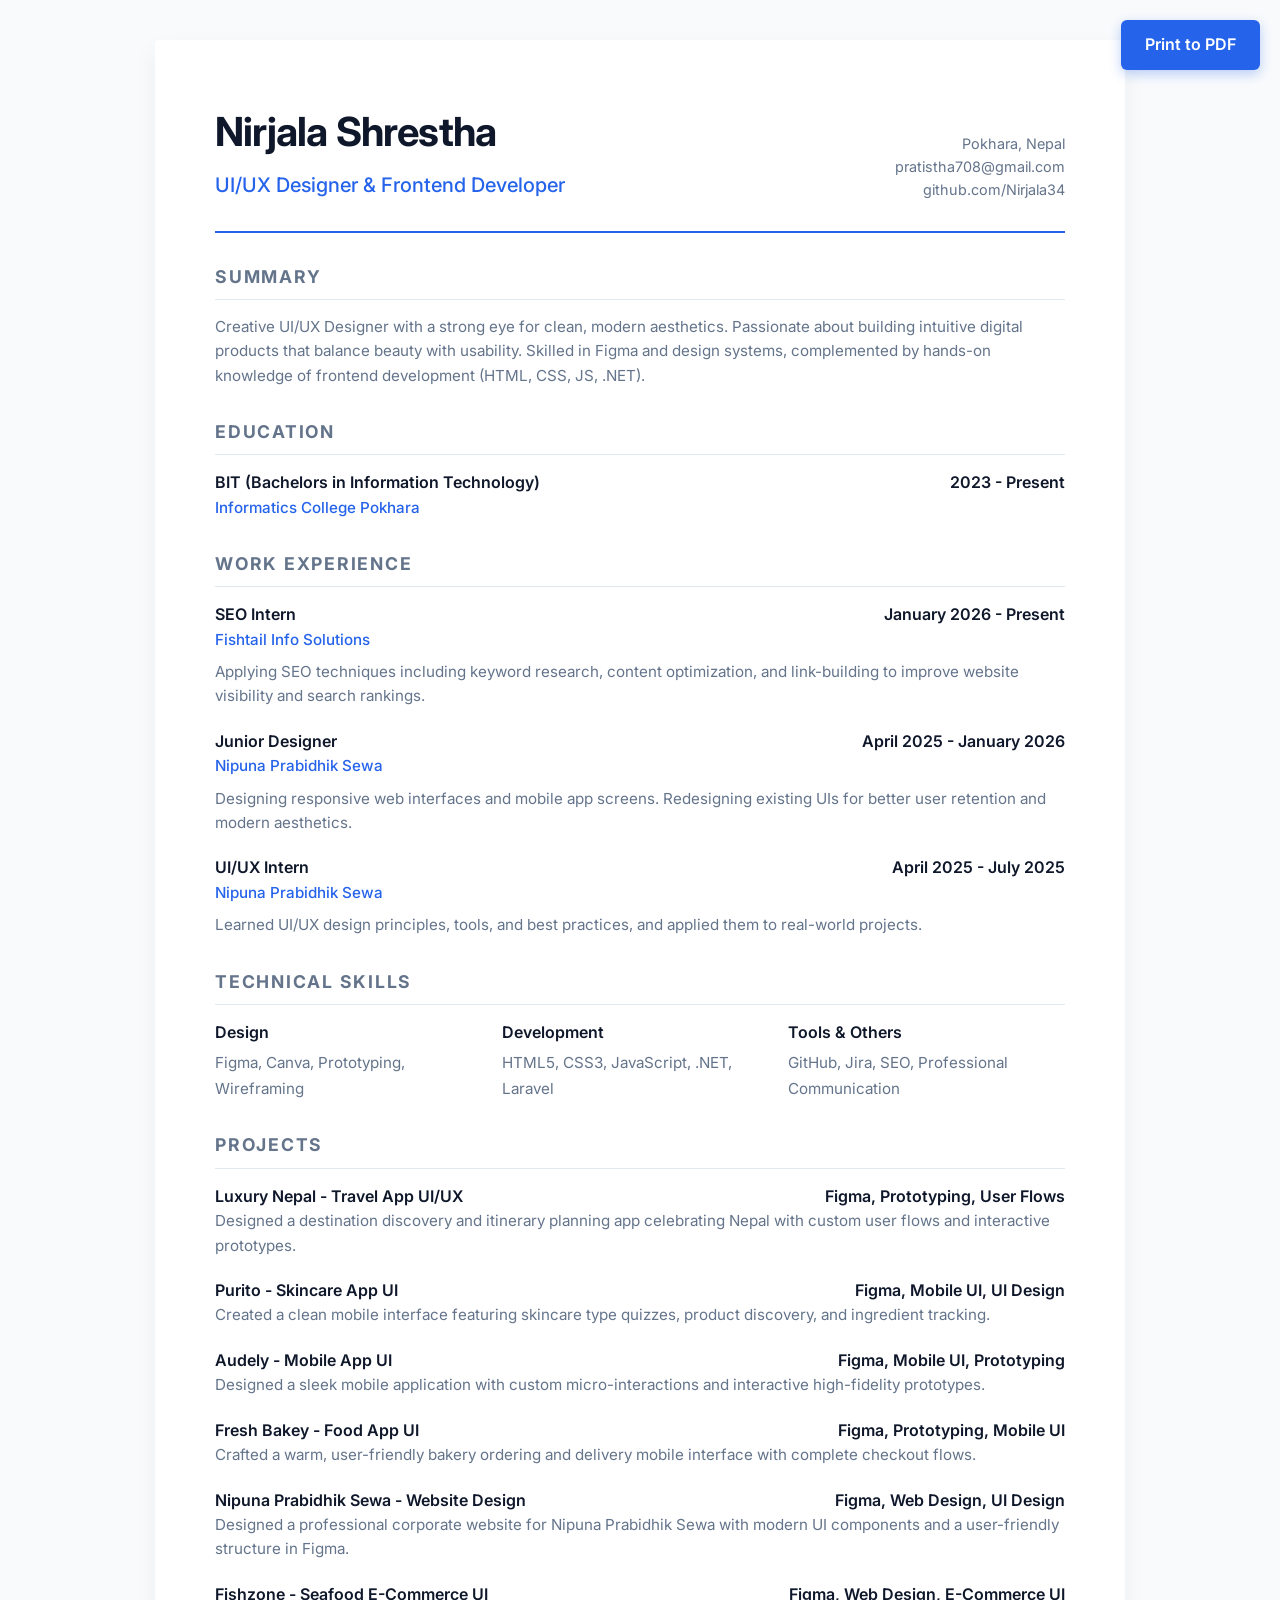
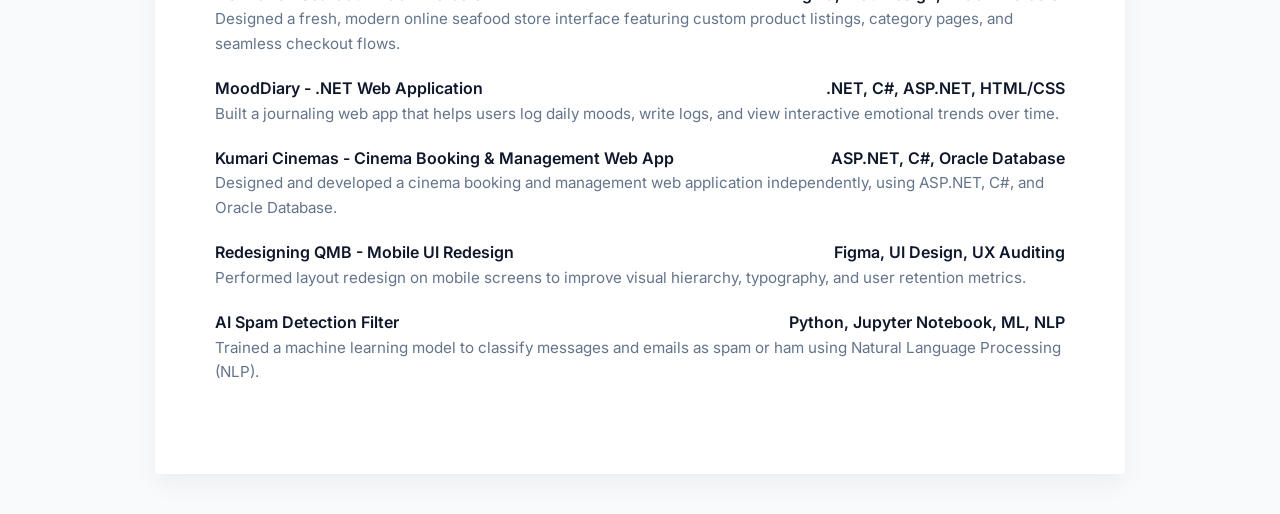
<file: CV.html>
<!DOCTYPE html>
<html lang="en">

<head>
    <meta charset="UTF-8">
    <meta name="viewport" content="width=device-width, initial-scale=1.0">
    <title>CV - Nirjala Shrestha</title>
    <link href="https://fonts.googleapis.com/css2?family=Inter:wght@300;400;500;600;700&display=swap" rel="stylesheet">
    <style>
        :root {
            --primary: #2563eb;
            --text-main: #1e293b;
            --text-light: #64748b;
            --bg: #ffffff;
            --border: #e2e8f0;
        }

        body {
            font-family: 'Inter', sans-serif;
            color: var(--text-main);
            background: #f8fafc;
            line-height: 1.6;
            margin: 0;
            padding: 40px 20px;
        }

        .cv-container {
            max-width: 850px;
            margin: 0 auto;
            background: white;
            padding: 60px;
            box-shadow: 0 10px 25px rgba(0, 0, 0, 0.05);
            border-radius: 4px;
        }

        header {
            border-bottom: 2px solid var(--primary);
            padding-bottom: 30px;
            margin-bottom: 30px;
            display: flex;
            justify-content: space-between;
            align-items: flex-end;
        }

        h1 {
            margin: 0;
            font-size: 2.5rem;
            font-weight: 700;
            color: #0f172a;
            letter-spacing: -0.02em;
        }

        .title {
            font-size: 1.25rem;
            color: var(--primary);
            font-weight: 500;
            margin-top: 5px;
        }

        .contact-info {
            text-align: right;
            font-size: 0.9rem;
            color: var(--text-light);
        }

        section {
            margin-bottom: 30px;
        }

        h2 {
            font-size: 1.1rem;
            text-transform: uppercase;
            letter-spacing: 0.1em;
            color: var(--text-light);
            border-bottom: 1px solid var(--border);
            padding-bottom: 8px;
            margin-bottom: 15px;
        }

        .item {
            margin-bottom: 20px;
            break-inside: avoid;
        }

        .item-header {
            display: flex;
            justify-content: space-between;
            font-weight: 600;
            color: #0f172a;
        }

        .item-sub {
            display: flex;
            justify-content: space-between;
            color: var(--primary);
            font-size: 0.95rem;
            font-weight: 500;
            margin-bottom: 8px;
        }

        .desc {
            color: var(--text-light);
            font-size: 0.95rem;
            margin: 0;
        }

        .skills-grid {
            display: grid;
            grid-template-columns: repeat(3, 1fr);
            gap: 10px;
        }

        .skill-cat {
            font-weight: 600;
            color: #0f172a;
            margin-bottom: 5px;
            display: block;
        }

        @page {
            size: A4;
            margin: 12mm;
        }

        @media print {
            body {
                padding: 0;
                margin: 0;
                background: white;
            }

            .cv-container {
                box-shadow: none;
                padding: 0;
                margin: 0;
                max-width: 100%;
                width: 100%;
            }

            .no-print {
                display: none !important;
            }
        }

        .no-print-btn {
            position: fixed;
            top: 20px;
            right: 20px;
            background: var(--primary);
            color: white;
            padding: 12px 24px;
            border-radius: 6px;
            text-decoration: none;
            font-weight: 600;
            box-shadow: 0 4px 12px rgba(37, 99, 235, 0.3);
        }
    </style>
</head>

<body>
    <a href="javascript:window.print()" class="no-print-btn no-print">Print to PDF</a>

    <div class="cv-container">
        <header>
            <div>
                <h1>Nirjala Shrestha</h1>
                <div class="title">UI/UX Designer & Frontend Developer</div>
            </div>
            <div class="contact-info">
                <div>Pokhara, Nepal</div>
                <div>pratistha708@gmail.com</div>
                <div>github.com/Nirjala34</div>
            </div>
        </header>

        <section>
            <h2>Summary</h2>
            <p class="desc">
                Creative UI/UX Designer with a strong eye for clean, modern aesthetics. Passionate about building
                intuitive digital products that balance beauty with usability. Skilled in Figma and design systems,
                complemented by hands-on knowledge of frontend development (HTML, CSS, JS, .NET).
            </p>
        </section>

        <section>
            <h2>Education</h2>
            <div class="item">
                <div class="item-header">
                    <span>BIT (Bachelors in Information Technology)</span>
                    <span>2023 - Present</span>
                </div>
                <div class="item-sub">Informatics College Pokhara</div>
            </div>
        </section>

        <section>
            <h2>Work Experience</h2>
            <div class="item">
                <div class="item-header">
                    <span>SEO Intern</span>
                    <span>January 2026 - Present</span>
                </div>
                <div class="item-sub">Fishtail Info Solutions</div>
                <p class="desc">Applying SEO techniques including keyword research, content optimization, and
                    link-building to improve website visibility and search rankings.</p>
            </div>
            <div class="item">
                <div class="item-header">
                    <span>Junior Designer</span>
                    <span>April 2025 - January 2026</span>
                </div>
                <div class="item-sub">Nipuna Prabidhik Sewa</div>
                <p class="desc">Designing responsive web interfaces and mobile app screens. Redesigning existing UIs for
                    better user retention and modern aesthetics.</p>
            </div>
            <div class="item">
                <div class="item-header">
                    <span>UI/UX Intern</span>
                    <span>April 2025 - July 2025</span>
                </div>
                <div class="item-sub">Nipuna Prabidhik Sewa</div>
                <p class="desc">Learned UI/UX design principles, tools, and best practices, and applied them to
                    real-world projects.</p>
            </div>
        </section>

        <section>
            <h2>Technical Skills</h2>
            <div class="skills-grid">
                <div>
                    <span class="skill-cat">Design</span>
                    <span class="desc">Figma, Canva, Prototyping, Wireframing</span>
                </div>
                <div>
                    <span class="skill-cat">Development</span>
                    <span class="desc">HTML5, CSS3, JavaScript, .NET, Laravel</span>
                </div>
                <div>
                    <span class="skill-cat">Tools & Others</span>
                    <span class="desc">GitHub, Jira, SEO, Professional Communication</span>
                </div>
            </div>
        </section>

        <section>
            <h2>Projects</h2>
            
            <div class="item">
                <div class="item-header">
                    <span>Luxury Nepal - Travel App UI/UX</span>
                    <span>Figma, Prototyping, User Flows</span>
                </div>
                <p class="desc">Designed a destination discovery and itinerary planning app celebrating Nepal with custom user flows and interactive prototypes.</p>
            </div>

            <div class="item">
                <div class="item-header">
                    <span>Purito - Skincare App UI</span>
                    <span>Figma, Mobile UI, UI Design</span>
                </div>
                <p class="desc">Created a clean mobile interface featuring skincare type quizzes, product discovery, and ingredient tracking.</p>
            </div>

            <div class="item">
                <div class="item-header">
                    <span>Audely - Mobile App UI</span>
                    <span>Figma, Mobile UI, Prototyping</span>
                </div>
                <p class="desc">Designed a sleek mobile application with custom micro-interactions and interactive high-fidelity prototypes.</p>
            </div>

            <div class="item">
                <div class="item-header">
                    <span>Fresh Bakey - Food App UI</span>
                    <span>Figma, Prototyping, Mobile UI</span>
                </div>
                <p class="desc">Crafted a warm, user-friendly bakery ordering and delivery mobile interface with complete checkout flows.</p>
            </div>

            <div class="item">
                <div class="item-header">
                    <span>Nipuna Prabidhik Sewa - Website Design</span>
                    <span>Figma, Web Design, UI Design</span>
                </div>
                <p class="desc">Designed a professional corporate website for Nipuna Prabidhik Sewa with modern UI components and a user-friendly structure in Figma.</p>
            </div>

            <div class="item">
                <div class="item-header">
                    <span>Fishzone - Seafood E-Commerce UI</span>
                    <span>Figma, Web Design, E-Commerce UI</span>
                </div>
                <p class="desc">Designed a fresh, modern online seafood store interface featuring custom product listings, category pages, and seamless checkout flows.</p>
            </div>

            <div class="item">
                <div class="item-header">
                    <span>MoodDiary - .NET Web Application</span>
                    <span>.NET, C#, ASP.NET, HTML/CSS</span>
                </div>
                <p class="desc">Built a journaling web app that helps users log daily moods, write logs, and view interactive emotional trends over time.</p>
            </div>

            <div class="item">
                <div class="item-header">
                    <span>Kumari Cinemas - Cinema Booking &amp; Management Web App</span>
                    <span>ASP.NET, C#, Oracle Database</span>
                </div>
                <p class="desc">Designed and developed a cinema booking and management web application independently, using ASP.NET, C#, and Oracle Database.</p>
            </div>

            <div class="item">
                <div class="item-header">
                    <span>Redesigning QMB - Mobile UI Redesign</span>
                    <span>Figma, UI Design, UX Auditing</span>
                </div>
                <p class="desc">Performed layout redesign on mobile screens to improve visual hierarchy, typography, and user retention metrics.</p>
            </div>

            <div class="item">
                <div class="item-header">
                    <span>AI Spam Detection Filter</span>
                    <span>Python, Jupyter Notebook, ML, NLP</span>
                </div>
                <p class="desc">Trained a machine learning model to classify messages and emails as spam or ham using Natural Language Processing (NLP).</p>
            </div>
        </section>
    </div>
</body>

</html>
</file>
